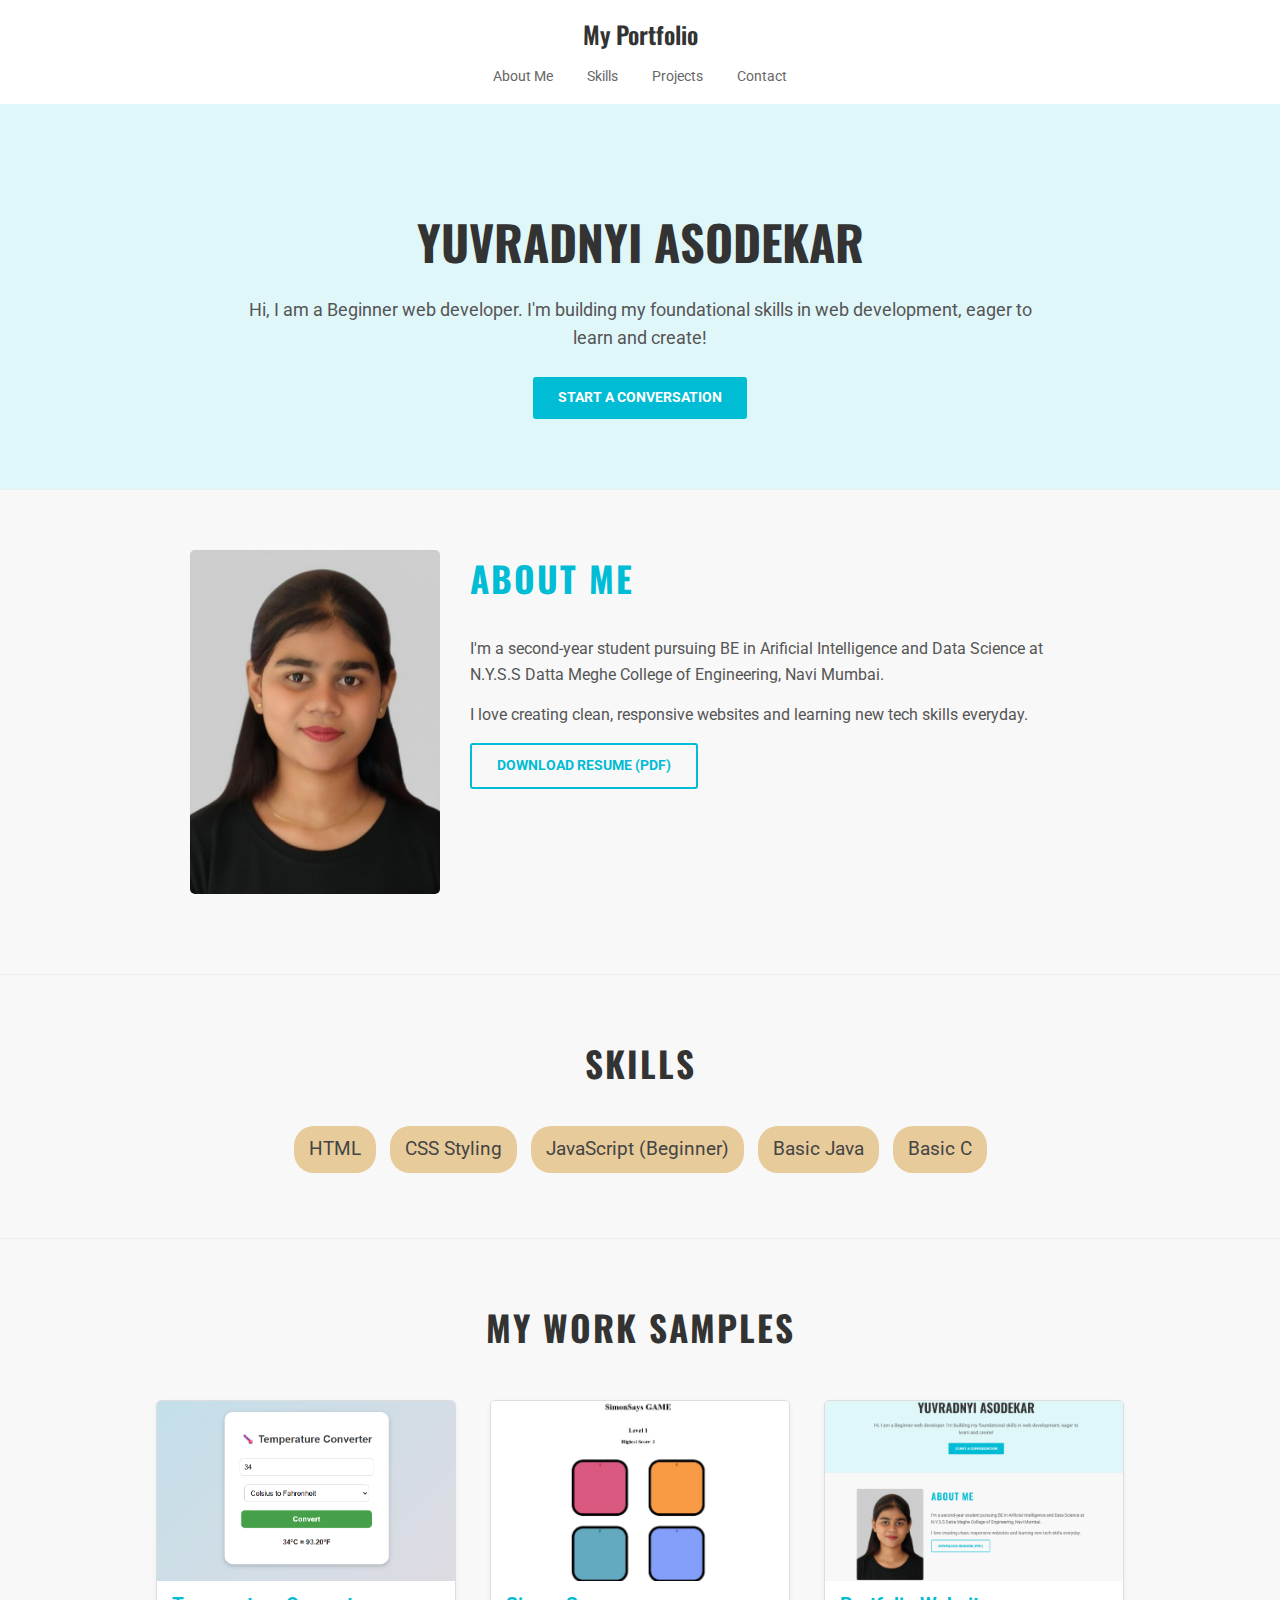
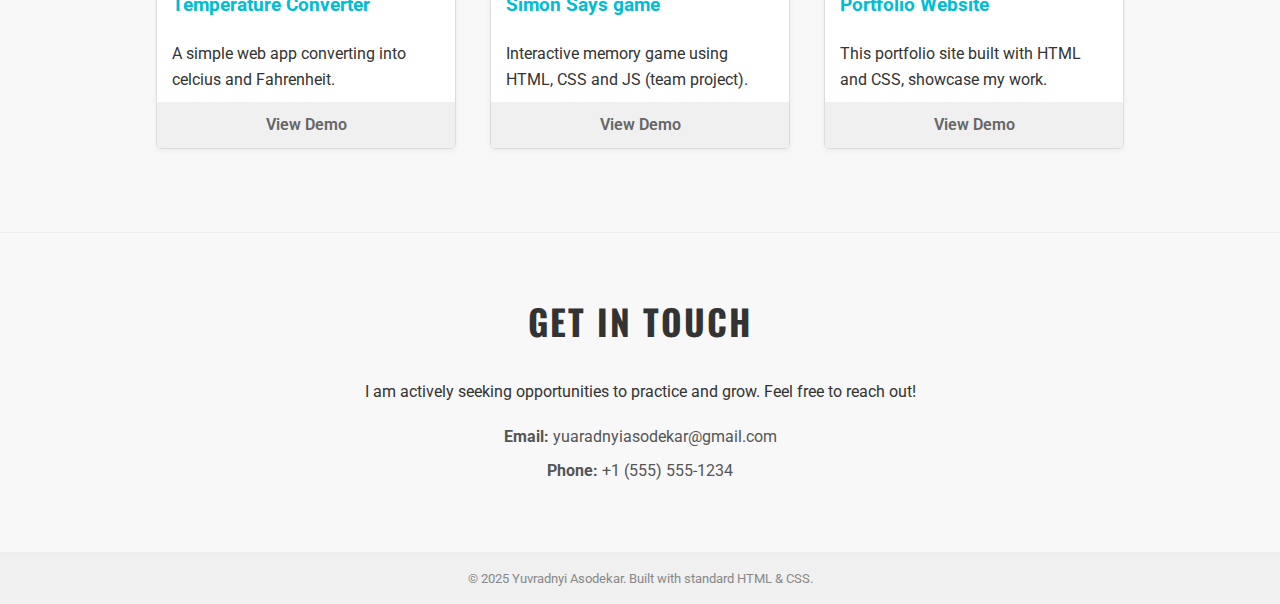
<file: Task1-Portfolio/index.html>
<!DOCTYPE html>
<html lang="en">
<head>
    <meta charset="UTF-8">
    <meta name="viewport" content="width=device-width, initial-scale=1.0">
    <title>Yuvradnyi - Portfolio</title>
    <link rel="stylesheet" href="style.css">
    <link href="https://fonts.googleapis.com/css2?family=Roboto:wght@400;700&family=Oswald:wght@300;600&display=swap" rel="stylesheet">
</head>
<body>

    <header class="main-header">
        <div class="logo">My Portfolio</div>
        <nav>
            <a href="#about">About Me</a>
            <a href="#skills">Skills</a>
            <a href="#projects">Projects</a>
            <a href="#contact">Contact</a>
        </nav>
    </header>

    <section class="hero-section">
        <div class="hero-text">
            <h1>YUVRADNYI ASODEKAR</h1>
            <p class="tagline">Hi, I am a Beginner web developer. I'm building my foundational skills in web development, eager to learn and create!</p>
            <a href="#contact" class="btn primary-btn">Start a Conversation</a>
        </div>
    </section>
    
    <section id="about" class="about-section">
        <div class="about-container">
            <div class="about-image-wrapper">
                <img src="yuvradnyi.jpg" alt="Your Profile Picture">
            </div>
            <div class="about-content">
                <h2>ABOUT ME</h2>
                <p>I'm a second-year student pursuing BE in Arificial Intelligence and Data Science at N.Y.S.S Datta Meghe College of Engineering, Navi Mumbai.</p>
                <p>I love creating clean, responsive websites and learning new tech skills everyday.</p>
                <a href="Yuvradnyi_Asodekar_Resume.pdf" download class="btn secondary-btn">DOWNLOAD RESUME (PDF)</a>
            </div>
        </div>
    </section>

    <section id="skills" class="skills-section">
        <h2>SKILLS</h2>
        <div class="skills-list">
            <div class="skill-item">HTML</div>
            <div class="skill-item">CSS Styling</div>
            <div class="skill-item">JavaScript (Beginner)</div>
            <div class="skill-item">Basic Java</div>
            <div class="skill-item">Basic C</div>
        </div>
    </section>

    <section id="projects" class="projects-section">
        <h2>MY WORK SAMPLES</h2>
        <div class="project-wrapper">
            <div class="project-card">
                <img src="tempconverter.png" alt="Project 1 Thumbnail">
                <h3>Temperature Converter</h3>
                <p>A simple web app converting into celcius and Fahrenheit.</p>
                <a href="#" class="project-link">View Demo</a>
            </div>
            <div class="project-card">
                <img src="simonsays.png" alt="Project 2 Thumbnail">
                <h3>Simon Says game</h3>
                <p>Interactive memory game using HTML, CSS and JS (team project).</p>
                <a href="#" class="project-link">View Demo</a>
            </div>
            <div class="project-card">
                <img src="portfolio.png" alt="Project 3 Thumbnail">
                <h3>Portfolio Website</h3>
                <p>This portfolio site built with HTML and CSS, showcase my work.</p>
                <a href="#" class="project-link">View Demo</a>
            </div>
        </div>
    </section>
    
    <section id="contact" class="contact-section">
        <h2>GET IN TOUCH</h2>
        <p>I am actively seeking opportunities to practice and grow. Feel free to reach out!</p>
        <div class="contact-details">
            <p><strong>Email:</strong> yuaradnyiasodekar@gmail.com</p>
            <p><strong>Phone:</strong> +1 (555) 555-1234</p>
        </div>
    </section>

    <footer>
        <p>&copy; 2025 Yuvradnyi Asodekar. Built with standard HTML & CSS.</p>
    </footer>

</body>
</html>
</file>
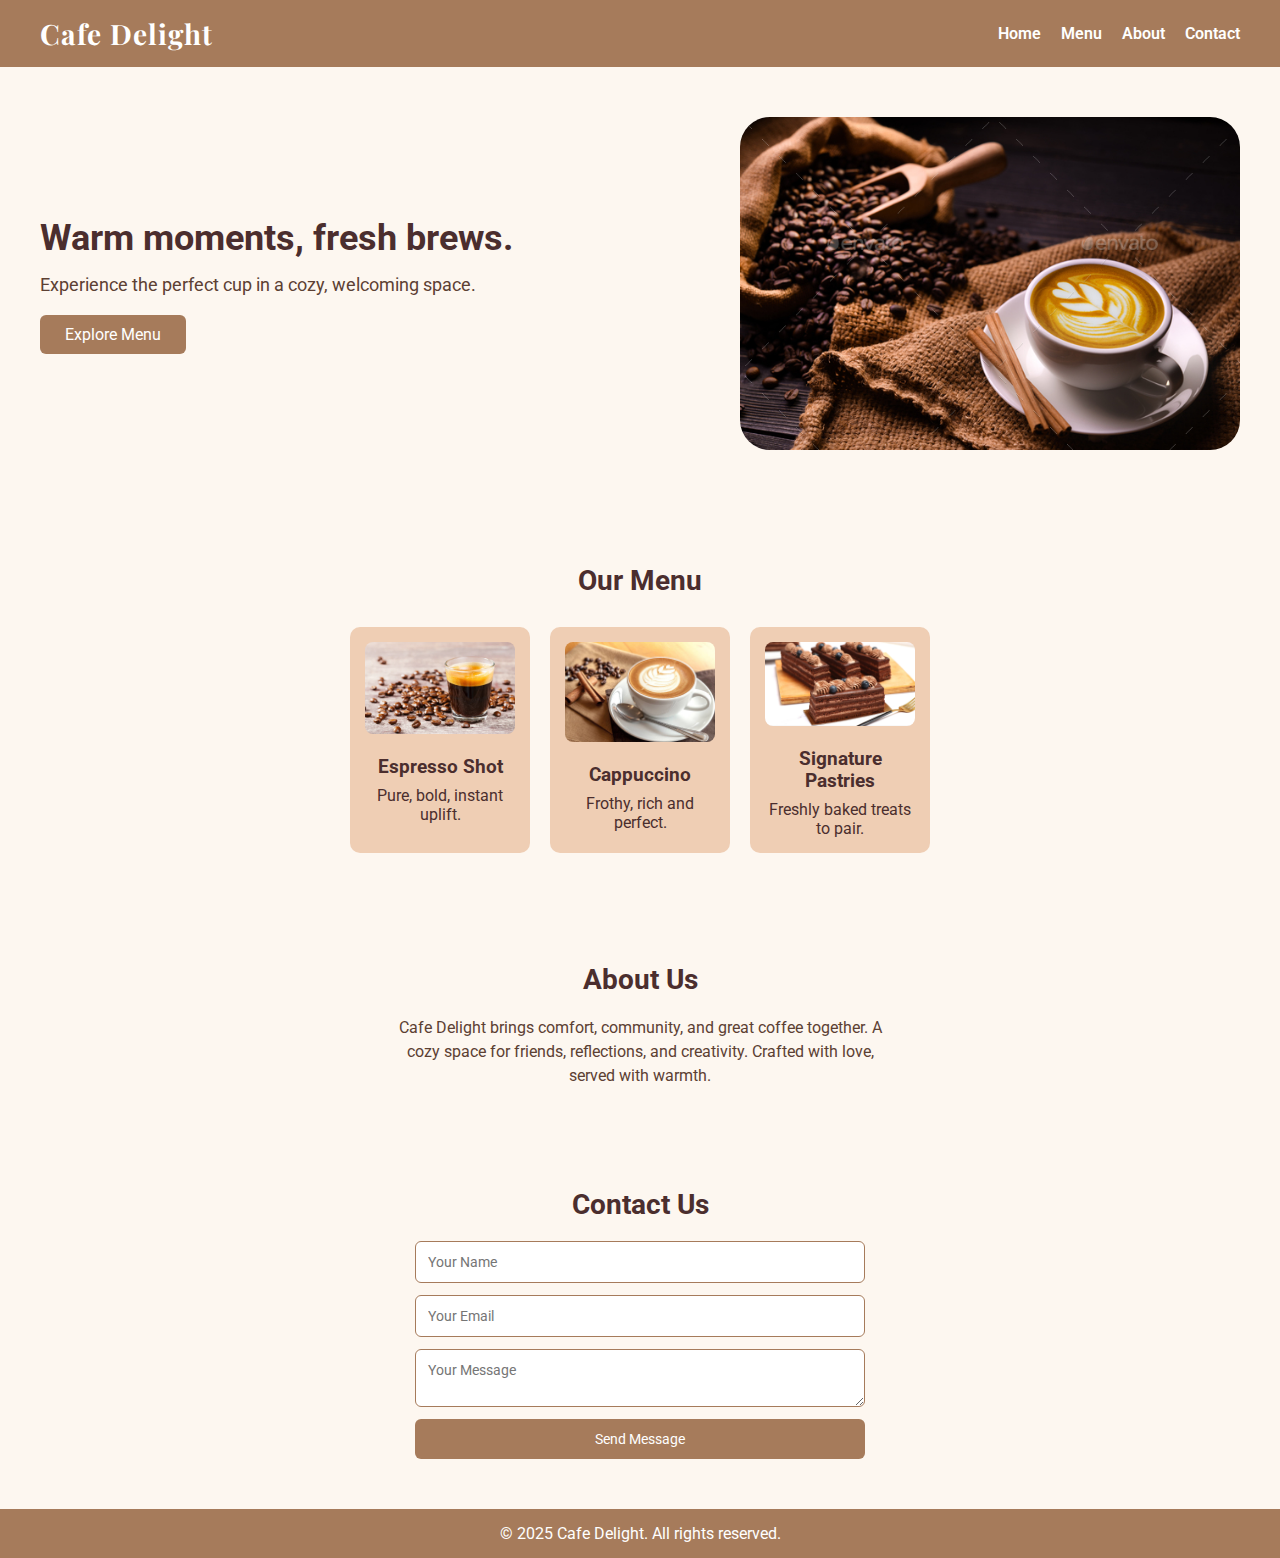
<file: Task2-Landing page/index.html>
<!DOCTYPE html>
<html lang="en">
<head>
  <meta charset="UTF-8">
  <meta name="viewport" content="width=device-width, initial-scale=1.0">
  <title>Cafe Delight</title>
  <link rel="stylesheet" href="style.css">
  <link href="https://fonts.googleapis.com/css2?family=Playfair+Display:wght@700&family=Roboto&display=swap" rel="stylesheet">
</head>
<body>

  <!-- Header / Hero -->
  <header id="home">
    <nav class="navbar">
      <div class="logo">Cafe Delight</div>
      <ul class="nav-links">
        <li><a href="#home">Home</a></li>
        <li><a href="#menu">Menu</a></li>
        <li><a href="#about">About</a></li>
        <li><a href="#contact">Contact</a></li>
      </ul>
    </nav>

    <div class="hero">
      <div class="hero-text">
        <h1>Warm moments, fresh brews.</h1>
        <p>Experience the perfect cup in a cozy, welcoming space.</p>
        <a href="#menu" class="btn">Explore Menu</a>
      </div>
      <div class="hero-img">
        <img src="coffee new.jpg" alt="Coffee cup">
      </div>
    </div>
  </header>

  <!-- Menu Section -->
  <section id="menu">
    <h2>Our Menu</h2>
    <div class="menu-grid">
      <div class="menu-item">
        <img src="shots.webp" alt="Espresso">
        <h3>Espresso Shot</h3>
        <p>Pure, bold, instant uplift.</p>
      </div>
      <div class="menu-item">
        <img src="cap.jpg" alt="Cappuccino">
        <h3>Cappuccino</h3>
        <p>Frothy, rich and perfect.</p>
      </div>
      <div class="menu-item">
        <img src="pas.jpg" alt="Pastry">
        <h3>Signature Pastries</h3>
        <p>Freshly baked treats to pair.</p>
      </div>
    </div>
  </section>

  <!-- About Section -->
  <section id="about">
    <h2>About Us</h2>
    <p>Cafe Delight brings comfort, community, and great coffee together. A cozy space for friends, reflections, and creativity. Crafted with love, served with warmth.</p>
  </section>

  <!-- Contact Section -->
  <section id="contact">
    <h2>Contact Us</h2>
    <form class="contact-form">
      <input type="text" placeholder="Your Name" required>
      <input type="email" placeholder="Your Email" required>
      <textarea placeholder="Your Message" required></textarea>
      <button type="submit">Send Message</button>
    </form>
  </section>

  <!-- Footer -->
  <footer>
    <p>© 2025 Cafe Delight. All rights reserved.</p>
  </footer>

</body>
</html>
</file>
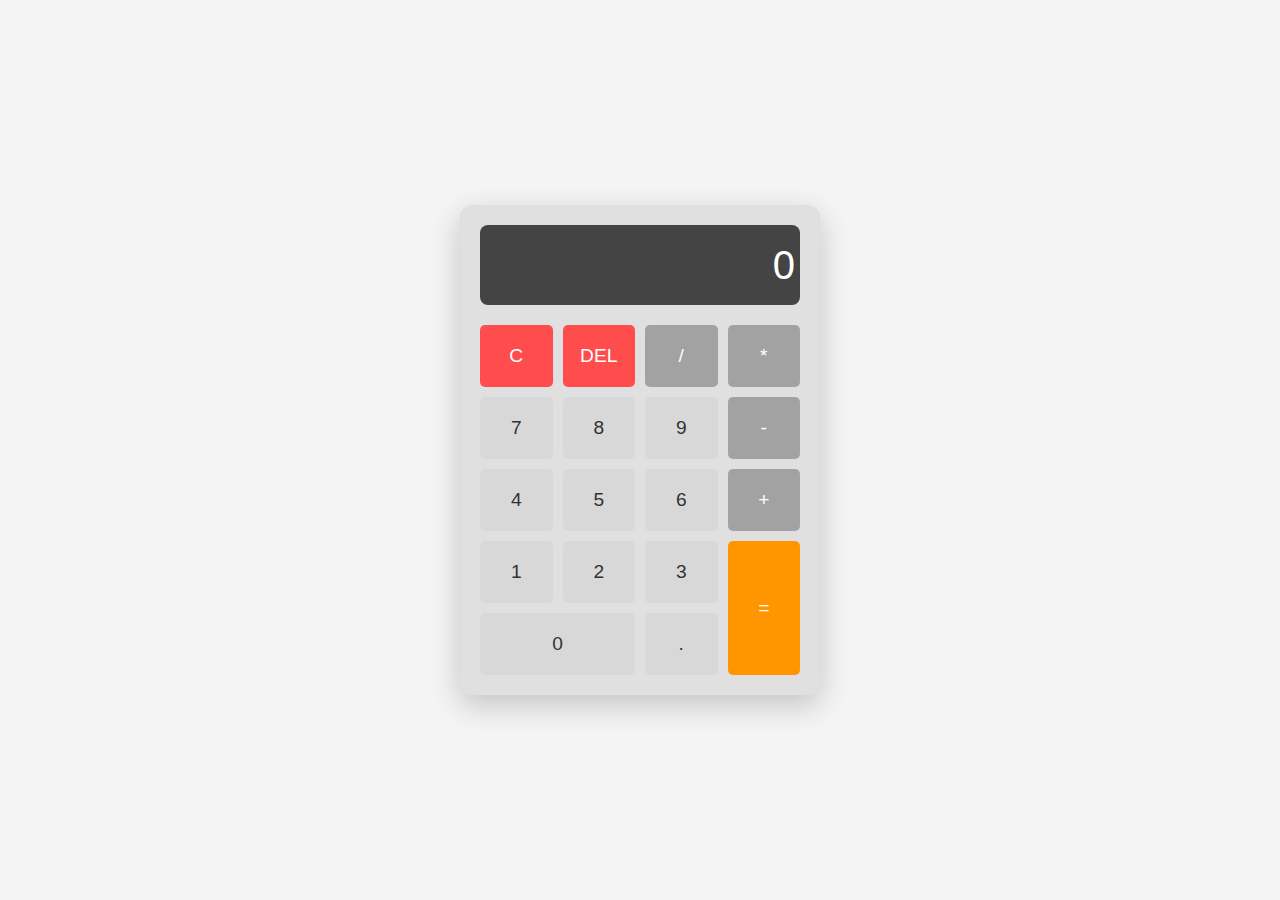
<file: Task3-Calculator/index.html>
<!DOCTYPE html>
<html lang="en">
<head>
    <meta charset="UTF-8">
    <meta name="viewport" content="width=device-width, initial-scale=1.0">
    <title>Basic JS Calculator</title>
    <link rel="stylesheet" href="style.css">
</head>
<body>

    <div class="calculator">
        <div class="display">
            <input type="text" id="result" value="0" readonly>
        </div>

        <div class="buttons">
            <button class="btn clear" data-action="clear">C</button>
            <button class="btn delete" data-action="delete">DEL</button>
            
            <button class="btn operator" data-value="/">/</button>
            <button class="btn operator" data-value="*">*</button>
            
            <button class="btn number" data-value="7">7</button>
            <button class="btn number" data-value="8">8</button>
            <button class="btn number" data-value="9">9</button>
            <button class="btn operator" data-value="-">-</button> 
            
            <button class="btn number" data-value="4">4</button>
            <button class="btn number" data-value="5">5</button>
            <button class="btn number" data-value="6">6</button>
            <button class="btn operator" data-value="+">+</button> 

            <button class="btn number" data-value="1">1</button>
            <button class="btn number" data-value="2">2</button>
            <button class="btn number" data-value="3">3</button>
            
            <button class="btn equals" data-action="calculate">=</button>
            
            <button class="btn number zero" data-value="0">0</button>
            <button class="btn number" data-value=".">.</button>
        </div>
    </div>

    <script src="script.js"></script>
</body>
</html>
</file>
<file: Task1-Portfolio/style.css>
* {
    margin: 0;
    padding: 0;
    box-sizing: border-box;
}

body {
    font-family: 'Roboto', sans-serif;
    background-color: #f8f8f8;
    color: #333;
    line-height: 1.6;
}

.main-header {
    background-color: #ffffff;
    padding: 15px 40px;
    text-align: center;
    box-shadow: 0 2px 5px rgba(0, 0, 0, 0.1);
}

.logo {
    font-family: 'Oswald', sans-serif;
    font-size: 1.5em;
    font-weight: 600;
    color: #333;
    display: block;
    margin-bottom: 10px;
}

nav a {
    text-decoration: none;
    color: #666;
    margin: 0 15px;
    font-size: 0.9em;
    font-weight: 400;
    transition: color 0.3s;
    display: inline-block;
}

nav a:hover {
    color: #00bcd4;
}

section {
    padding: 60px 20px;
    text-align: center;
    border-bottom: 1px solid #eee;
}

h2 {
    font-family: 'Oswald', sans-serif;
    font-size: 2.2em;
    margin-bottom: 30px;
    color: #333;
    text-transform: uppercase;
    letter-spacing: 2px;
}

.hero-section {
    background-color: #e0f7fa;
    padding: 100px 20px 40px;
}

.hero-text {
    max-width: 800px;
    margin: 0 auto 30px;
}

.hero-section h1 {
    font-family: 'Oswald', sans-serif;
    font-size: 3em;
    font-weight: 700;
    margin-bottom: 15px;
    color: #333;
}

.tagline {
    font-size: 1.1em;
    color: #555;
    margin-bottom: 25px;
}

.btn {
    display: inline-block;
    padding: 10px 25px;
    border-radius: 3px;
    text-decoration: none;
    font-weight: 700;
    text-transform: uppercase;
    font-size: 0.85em;
    cursor: pointer;
    transition: opacity 0.3s;
}

.primary-btn {
    background-color: #00bcd4;
    color: #ffffff;
}

.secondary-btn {
    background-color: transparent;
    color: #00bcd4;
    border: 2px solid #00bcd4;
}

.btn:hover {
    opacity: 0.8;
}

.about-container {
    max-width: 900px;
    margin: 0 auto;
    text-align: left;
    overflow: hidden;
}

.about-image-wrapper {
    width: 250px;
    height: auto;
    float: left;
    margin-right: 30px;
    margin-bottom: 20px;
}

.about-image-wrapper img {
    width: 100%;
    height: auto;
    display: block;
    border-radius: 5px;
}

.about-content h2 {
    text-align: left;
    color: #00bcd4;
    margin-top: 0;
}

.about-content p {
    color: #555;
    margin-bottom: 15px;
}

.skills-list {
    max-width: 800px;
    margin: 0 auto;
    text-align: center;
}

.skill-item {
    display: inline-block;
    background-color: #e7cb9a;
    color: #444;
    padding: 8px 15px;
    margin: 5px;
    border-radius: 20px;
    font-size: 1.2em;
    transition: background-color 0.3s;
}

.skill-item:hover {
    background-color: #00bcd4;
    color: #ffffff;
}

.project-wrapper {
    max-width: 1000px;
    margin: 0 auto;
    text-align: center;
}

.project-card {
    display: inline-block;
    width: 30%;
    margin: 1.5%;
    background-color: #ffffff;
    border: 1px solid #ddd;
    border-radius: 5px;
    overflow: hidden;
    text-align: left;
    box-shadow: 0 2px 5px rgba(0, 0, 0, 0.05);
    transition: box-shadow 0.3s;
}

.project-card:hover {
    box-shadow: 0 0 20px rgba(2, 16, 18, 0.3);
}

.project-card img {
    width: 100%;
    height: 180px;
    object-fit: cover;
    display: block;
}

.project-card h3, .project-card p {
    padding: 10px 15px;
}

.project-card h3 {
    color: #00bcd4;
}

.project-link {
    display: block;
    padding: 10px 15px;
    background-color: #f0f0f0;
    color: #666;
    text-decoration: none;
    text-align: center;
    font-weight: 600;
    transition: background-color 0.3s, color 0.3s;
}

.project-link:hover {
    background-color: #00bcd4;
    color: #ffffff;
}

.contact-details {
    margin-top: 20px;
}

.contact-details p {
    font-size: 1em;
    margin-bottom: 8px;
    color: #555;
}

footer {
    background-color: #f0f0f0;
    color: #888;
    padding: 15px 0;
    text-align: center;
    font-size: 0.8em;
    border-top: 1px solid #eee;
}

@media (max-width: 768px) {
    .about-image-wrapper {
        float: none;
        margin: 0 auto 20px;
    }
    .about-content h2 {
        text-align: center;
    }
    .project-card {
        width: 90%;
        display: block;
        margin: 20px auto;
    }
}

@media (max-width: 480px) {
    .hero-section h1 {
        font-size: 2.2em;
    }
    nav a {
        margin: 0 8px;
        font-size: 0.8em;
    }
}
</file>
<file: Task2-Landing page/style.css>
* {
  margin: 0;
  padding: 0;
  box-sizing: border-box;
  font-family: 'Roboto', sans-serif;
}

body {
  color: #4B2E2E; 
  background: #FDF7F0; 
}

/* Navbar */
.navbar {
  display: flex;
  justify-content: space-between;
  align-items: center;
  padding: 15px 40px;
  background-color: #A67B5B;
}

.logo {
  font-family: 'Playfair Display', serif;
  font-size: 28px;
  font-weight: 700;
  color: #fff;
  letter-spacing: 1px;
}

.nav-links {
  list-style: none;
  display: flex;
  gap: 20px;
}

.nav-links li a {
  text-decoration: none;
  color: #fff;
  font-weight: 600;
  transition: color 0.3s;
}

.nav-links li a:hover {
  color: #FDF7F0;
}

/* Hero */
.hero {
  display: flex;
  align-items: center;
  justify-content: space-between;
  padding: 50px 40px;
}

.hero-text h1 {
  font-size: 36px;
  margin-bottom: 15px;
  color: #4B2E2E;
}

.hero-text p {
  font-size: 18px;
  margin-bottom: 20px;
  color: #5C4033;
}

.btn {
  display: inline-block;
  background: #A67B5B;
  color: #fff;
  padding: 10px 25px;
  text-decoration: none;
  border-radius: 6px;
}

.btn:hover {
  background: #8C5E3C;
}

.hero-img img {
  width: 500px;
  max-width: 100%;
  border-radius: 30px;
}

/* Menu Section */
#menu {
  padding: 60px 40px;
  text-align: center;
}

#menu h2 {
  font-size: 28px;
  color: #4B2E2E;
  margin-bottom: 30px;
}

.menu-grid {
  display: flex;
  gap: 20px;
  flex-wrap: wrap;
  justify-content: center;
}

.menu-item {
  background-color: #efceb4;
  padding: 15px;
  border-radius: 10px;
  width: 180px;
  transition: transform 0.3s, box-shadow 0.3s;
}

.menu-item:hover {
  transform: translateY(-5px);
  box-shadow: 0 6px 15px rgba(0,0,0,0.1);
}

.menu-item img {
  width: 100%;
  border-radius: 8px;
  margin-bottom: 10px;
}

.menu-item h3 {
  margin: 8px 0;
}

/* About Section */
#about {
  padding: 50px 40px;
  text-align: center;
}

#about h2 {
  font-size: 28px;
  color: #4B2E2E;
  margin-bottom: 20px;
}

#about p {
  max-width: 500px;
  margin: 0 auto;
  line-height: 1.5;
  color: #5C4033;
}

/* Contact Section */
#contact {
  padding: 50px 40px;
  text-align: center;
}

#contact h2 {
  font-size: 28px;
  color: #4B2E2E;
  margin-bottom: 20px;
}

.contact-form {
  max-width: 450px;
  margin: 0 auto;
  display: flex;
  flex-direction: column;
  gap: 12px;
}

.contact-form input,
.contact-form textarea {
  padding: 12px;
  border: 1px solid #A67B5B;
  border-radius: 6px;
  font-size: 14px;
}

.contact-form button {
  padding: 12px;
  font-size: 14px;
  border: none;
  border-radius: 6px;
  background: #A67B5B;
  color: #fff;
  cursor: pointer;
}

.contact-form button:hover {
  background: #8C5E3C;
}

/* Footer */
footer {
  padding: 15px 40px;
  text-align: center;
  background: #A67B5B;
  color: #fff;
}
</file>
<file: Task3-Calculator/style.css>
:root {
    --bg-color: #f4f4f4;
    --calc-bg: #e0e0e0;
    --btn-color: #ffffff;
    --op-color: #ff9500;
    --op-text: #ffffff;
    --text-color: #333;
}

body {
    font-family: Arial, sans-serif;
    display: flex;
    justify-content: center;
    align-items: center;
    min-height: 100vh;
    background-color: var(--bg-color);
    margin: 0;
}

.calculator {
    width: 320px;
    border-radius: 12px;
    box-shadow: 0 10px 30px rgba(0, 0, 0, 0.2);
    background-color: var(--calc-bg);
    padding: 20px;
}

.display {
    margin-bottom: 20px;
    background-color: #444;
    border-radius: 8px;
    padding: 10px;
}

#result {
    width: 100%;
    height: 60px;
    border: none;
    background: transparent;
    color: #ffffff;
    font-size: 2.5em;
    text-align: right;
    padding: 0 5px;
    outline: none;
}

.buttons {
    display: grid;
    grid-template-columns: repeat(4, 1fr); 
    gap: 10px;
}

.btn {
    padding: 20px 0;
    border: none;
    border-radius: 5px;
    font-size: 1.2em;
    cursor: pointer;
    transition: background-color 0.1s;
    color: var(--text-color);
    background-color: var(--btn-color);
}

.btn:hover {
    filter: brightness(0.95);
}

.number, .clear, .delete {
    background-color: #d8d8d8;
}

.operator {
    background-color: #a2a2a2;
    color: var(--op-text);
}

.clear, .delete {
    background-color: #ff4d4d; 
    color: #ffffff;
}

.equals {
    background-color: var(--op-color);
    color: var(--op-text);
    grid-row: span 2; 
}

.zero {
    grid-column: span 2; 
}

.btn:active {
    filter: brightness(0.8);
}
</file>
